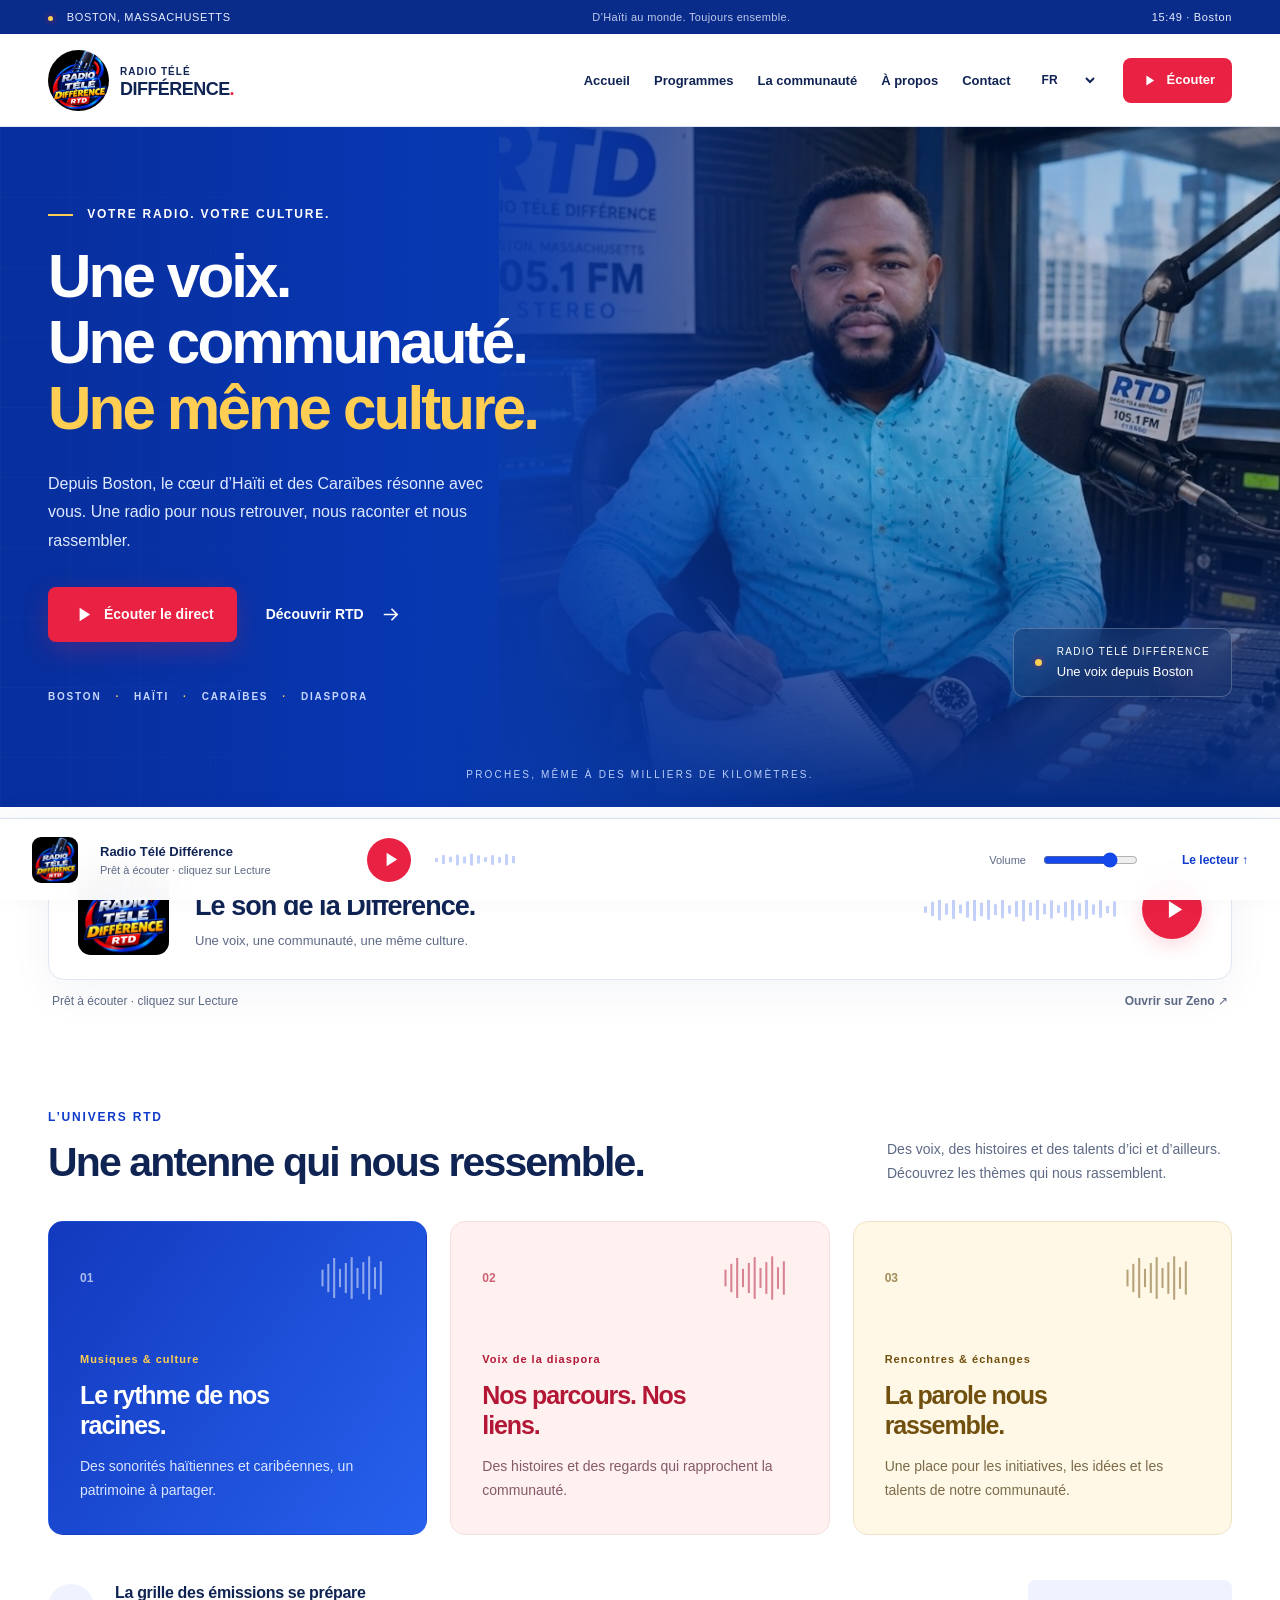
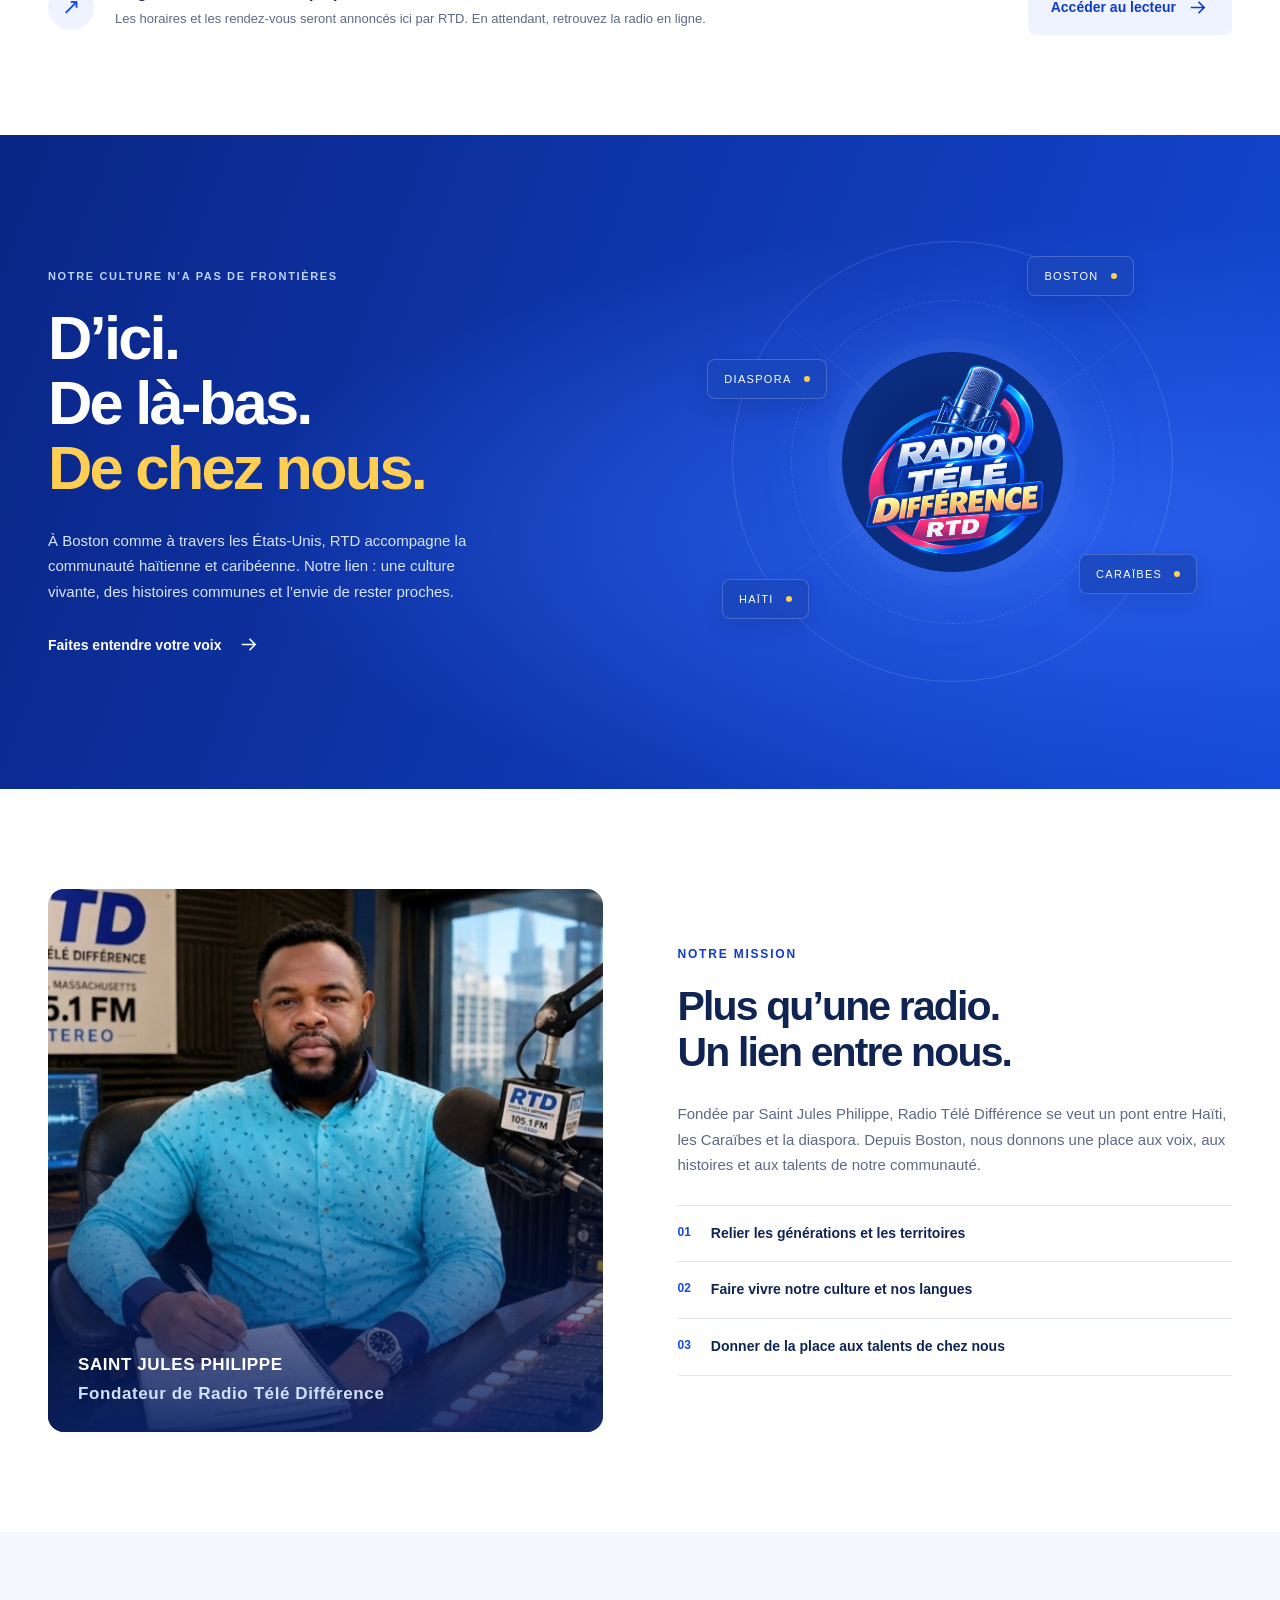
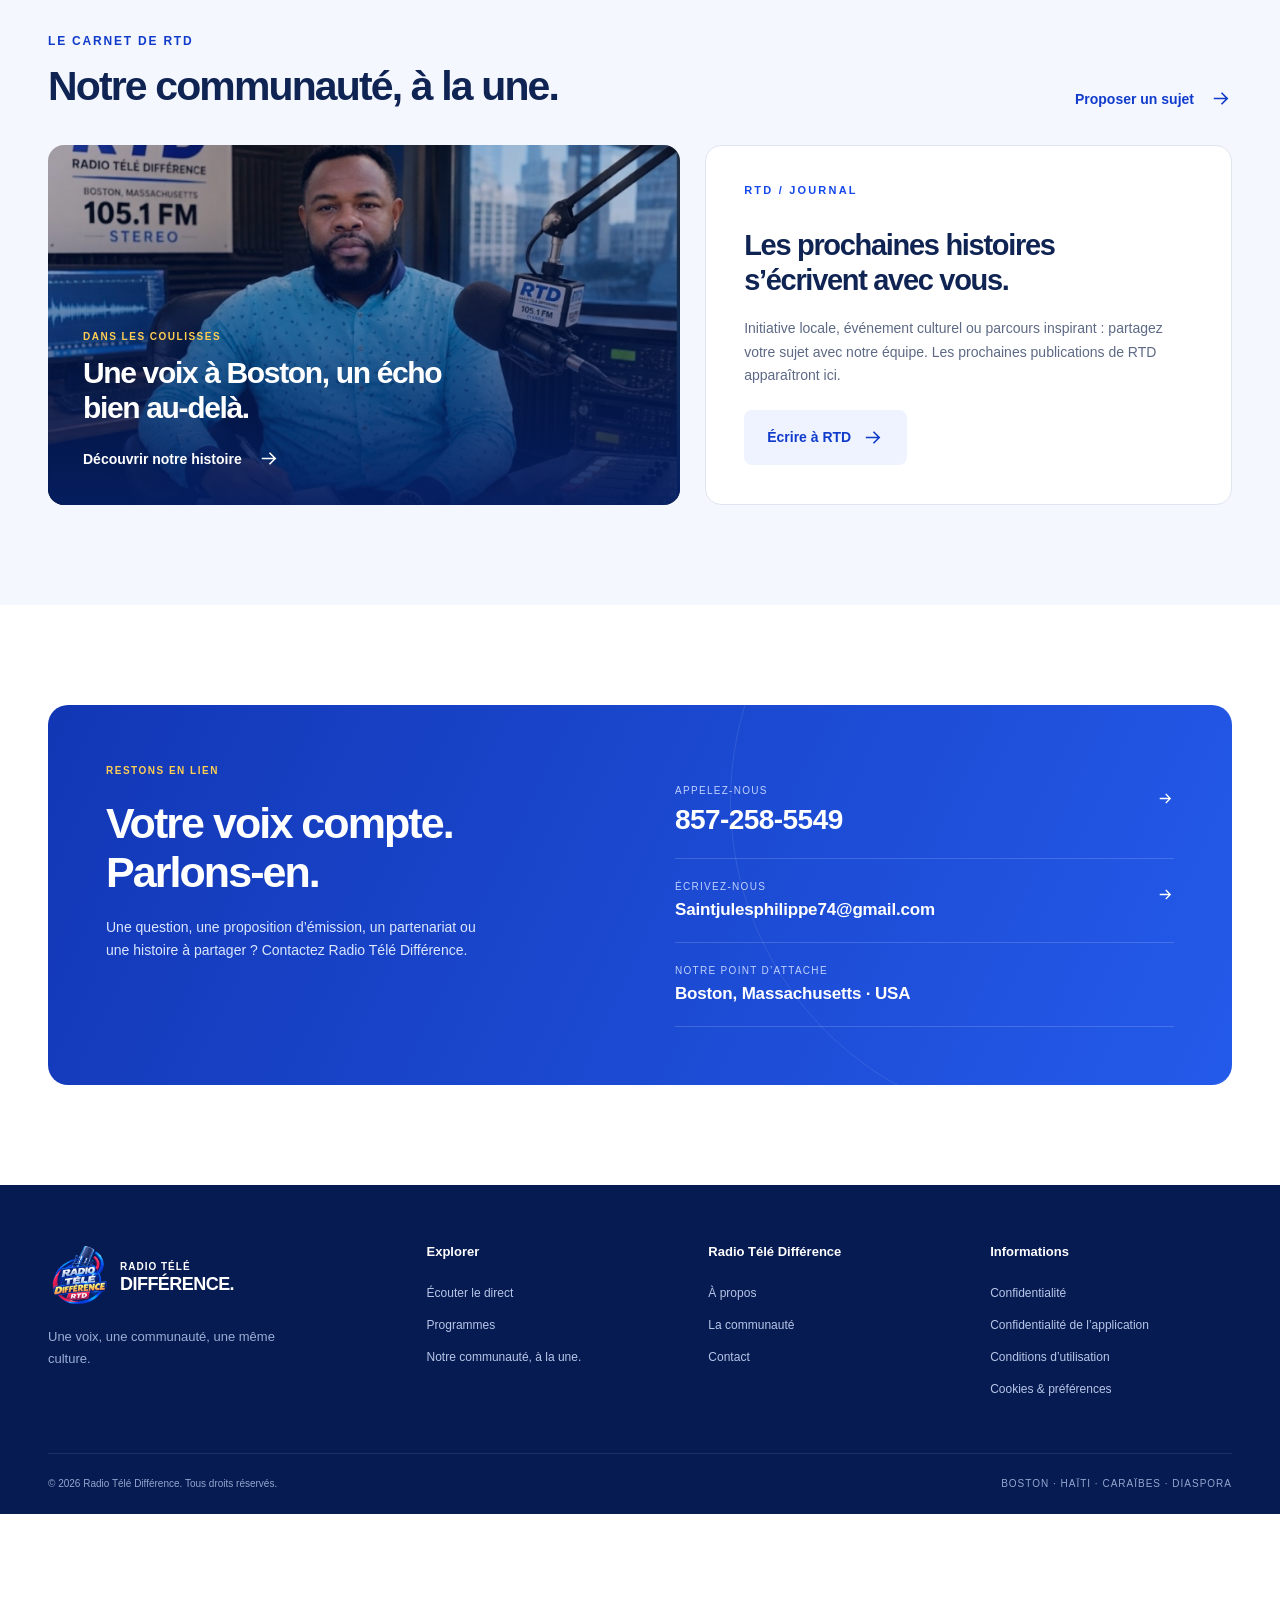
<file: index.html>
<!doctype html><html lang="fr"><head><meta charset="utf-8"><meta name="viewport" content="width=device-width,initial-scale=1"><meta name="theme-color" content="#1244e8"><meta name="description" content="Radio Télé Différence : la voix haïtienne et caribéenne depuis Boston. Écoutez RTD en ligne et découvrez notre communauté."><meta property="og:type" content="website"><meta property="og:title" content="Radio Télé Différence — Une voix, une communauté"><meta property="og:description" content="Depuis Boston, un pont entre Haïti, les Caraïbes et la diaspora. Écoutez RTD en ligne."><meta property="og:locale" content="fr_FR"><meta name="twitter:card" content="summary"><title>Radio Télé Différence — La voix qui nous rassemble</title><link rel="icon" href="./assets/favicon.svg" type="image/svg+xml"><link rel="apple-touch-icon" href="./assets/icon-192.png"><link rel="manifest" href="./manifest.webmanifest"><link rel="stylesheet" href="./styles.css"><script defer src="./translations.js"></script><script defer src="./legal.js"></script><script defer src="./content.js"></script><script defer src="./app.js"></script></head><body><a class="skip" href="#main"><span data-i18n="skip">Aller au contenu</span></a><div class="topbar"><div class="wrap"><span><i class="dot"></i> BOSTON, MASSACHUSETTS</span><span class="top-motto"><span data-i18n="bridge">D’Haïti au monde. Toujours ensemble.</span></span><span id="clock">Boston</span></div></div><header><div class="wrap nav"><a class="brand" href="./index.html" aria-label="Radio Télé Différence"><img src="./assets/logo.png" alt="" width="64" height="64"><span>RADIO TÉLÉ<strong>DIFFÉRENCE<span class="brand-dot">.</span></strong></span></a><button class="menu" aria-controls="navigation" aria-expanded="false" aria-label="Menu"><svg viewBox="0 0 24 24" aria-hidden="true"><path d="M4 6h16M4 12h16M4 18h16" fill="none" stroke="currentColor" stroke-width="1.8"/></svg></button><nav id="navigation"><a href="#accueil"><span data-i18n="home">Accueil</span></a><a href="#programmes"><span data-i18n="programs">Programmes</span></a><a href="#communaute"><span data-i18n="community">La communauté</span></a><a href="#apropos"><span data-i18n="about">À propos</span></a><a href="#contact">Contact</a></nav><label class="language"><span class="sr-only"><span data-i18n="lang">Langue</span></span><select id="language"><option value="fr">FR</option><option value="ht">Kreyòl</option><option value="en">EN</option></select></label><button class="button nav-live" data-play><svg viewBox="0 0 24 24" aria-hidden="true"><path d="m9 5 11 7-11 7z" fill="currentColor"/></svg><span data-i18n="listen">Écouter</span></button></div></header><main id="main"><section class="hero" id="accueil"><div class="hero-photo"></div><div class="hero-grid"></div><div class="wrap hero-inner"><div class="hero-copy"><p class="eyebrow"><span class="gold-line"></span> <span data-i18n="yourradio">VOTRE RADIO. VOTRE CULTURE.</span></p><h1><span data-i18n="headline">Une voix.<br>Une communauté.<br><em>Une même culture.</em></span></h1><p class="hero-text"><span data-i18n="intro">Depuis Boston, le cœur d’Haïti et des Caraïbes résonne avec vous. Une radio pour nous retrouver, nous raconter et nous rassembler.</span></p><div class="hero-actions"><button class="button primary" data-play><svg viewBox="0 0 24 24" aria-hidden="true"><path d="m9 5 11 7-11 7z" fill="currentColor"/></svg><span data-i18n="listenlive">Écouter le direct</span></button><a href="#apropos" class="text-link"><span data-i18n="discover">Découvrir RTD</span> <svg viewBox="0 0 24 24" aria-hidden="true"><path d="M5 12h14m-6-6 6 6-6 6" fill="none" stroke="currentColor" stroke-width="1.7"/></svg></a></div><div class="hero-tags"><span>BOSTON</span><b>·</b><span>HAÏTI</span><b>·</b><span>CARAÏBES</span><b>·</b><span>DIASPORA</span></div></div><div class="studio-label"><i class="dot"></i><div>RADIO TÉLÉ DIFFÉRENCE<small><span data-i18n="fromBoston">Une voix depuis Boston</span></small></div></div></div><div class="hero-bottom"><span data-i18n="together">PROCHES, MÊME À DES MILLIERS DE KILOMÈTRES.</span></div></section><section class="live-section wrap" id="direct"><div class="live-card"><div class="live-art"><img src="./assets/logo.png" alt="Logo Radio Télé Différence" width="100" height="100"></div><div class="live-title"><span class="eyebrow"><i class="dot"></i> <span data-i18n="online">RADIO EN LIGNE</span></span><h2>Le son de la Différence<span>.</span></h2><p data-i18n="slogan">Une voix, une communauté, une même culture.</p></div><div class="wave" aria-hidden="true"><i style="--h:15px;--d:0s"></i><i style="--h:32px;--d:-0.13s"></i><i style="--h:49px;--d:-0.26s"></i><i style="--h:26px;--d:-0.39s"></i><i style="--h:43px;--d:-0.52s"></i><i style="--h:20px;--d:-0.65s"></i><i style="--h:37px;--d:-0.78s"></i><i style="--h:54px;--d:-0.91s"></i><i style="--h:31px;--d:-1.04s"></i><i style="--h:48px;--d:-1.17s"></i><i style="--h:25px;--d:-1.3s"></i><i style="--h:42px;--d:-1.4300000000000002s"></i><i style="--h:19px;--d:-1.56s"></i><i style="--h:36px;--d:-1.69s"></i><i style="--h:53px;--d:-1.82s"></i><i style="--h:30px;--d:-1.9500000000000002s"></i><i style="--h:47px;--d:-2.08s"></i><i style="--h:24px;--d:-2.21s"></i><i style="--h:41px;--d:-2.34s"></i><i style="--h:18px;--d:-2.47s"></i><i style="--h:35px;--d:-2.6s"></i><i style="--h:52px;--d:-2.73s"></i><i style="--h:29px;--d:-2.8600000000000003s"></i><i style="--h:46px;--d:-2.99s"></i><i style="--h:23px;--d:-3.12s"></i><i style="--h:40px;--d:-3.25s"></i><i style="--h:17px;--d:-3.38s"></i><i style="--h:34px;--d:-3.5100000000000002s"></i></div><button class="round-play" data-play aria-label="Écouter le direct"><svg viewBox="0 0 24 24" aria-hidden="true"><path d="m9 5 11 7-11 7z" fill="currentColor"/></svg></button></div><div class="stream-line"><span class="status" role="status" aria-live="polite"></span><a href="https://zeno.fm/radio/radio-tele-difference-105-1-fm/" target="_blank" rel="noopener"><span data-i18n="zenolink">Ouvrir sur Zeno</span> ↗</a></div></section><section class="section wrap" id="programmes"><div class="section-head"><div><p class="eyebrow blue"><span data-i18n="onair">L’UNIVERS RTD</span></p><h2><span data-i18n="programtitle">Une antenne qui nous ressemble.</span></h2></div><p><span data-i18n="programintro">Des voix, des histoires et des talents d’ici et d’ailleurs. Découvrez les thèmes qui nous rassemblent.</span></p></div><div class="program-grid"><article class="program p0"><div class="program-top"><span>01</span><svg viewBox="0 0 80 60" aria-hidden="true"><path d="M4 20v20"/><path d="M11 13v34"/><path d="M18 6v48"/><path d="M25 19v22"/><path d="M32 12v36"/><path d="M39 5v50"/><path d="M46 18v24"/><path d="M53 11v38"/><path d="M60 4v52"/><path d="M67 17v26"/><path d="M74 10v40"/></svg></div><p class="eyebrow"><span data-i18n="musictag">Musiques & culture</span></p><h3><span data-i18n="musictitle">Le rythme de nos racines.</span></h3><p><span data-i18n="musicbody">Des sonorités haïtiennes et caribéennes, un patrimoine à partager.</span></p></article><article class="program p1"><div class="program-top"><span>02</span><svg viewBox="0 0 80 60" aria-hidden="true"><path d="M4 20v20"/><path d="M11 13v34"/><path d="M18 6v48"/><path d="M25 19v22"/><path d="M32 12v36"/><path d="M39 5v50"/><path d="M46 18v24"/><path d="M53 11v38"/><path d="M60 4v52"/><path d="M67 17v26"/><path d="M74 10v40"/></svg></div><p class="eyebrow"><span data-i18n="voicestag">Voix de la diaspora</span></p><h3><span data-i18n="voicestitle">Nos parcours. Nos liens.</span></h3><p><span data-i18n="voicesbody">Des histoires et des regards qui rapprochent la communauté.</span></p></article><article class="program p2"><div class="program-top"><span>03</span><svg viewBox="0 0 80 60" aria-hidden="true"><path d="M4 20v20"/><path d="M11 13v34"/><path d="M18 6v48"/><path d="M25 19v22"/><path d="M32 12v36"/><path d="M39 5v50"/><path d="M46 18v24"/><path d="M53 11v38"/><path d="M60 4v52"/><path d="M67 17v26"/><path d="M74 10v40"/></svg></div><p class="eyebrow"><span data-i18n="dialoguetag">Rencontres & échanges</span></p><h3><span data-i18n="dialoguetitle">La parole nous rassemble.</span></h3><p><span data-i18n="dialoguebody">Une place pour les initiatives, les idées et les talents de notre communauté.</span></p></article></div><div class="schedule"><span class="schedule-icon">↗</span><div><h3><span data-i18n="schedule">La grille des émissions se prépare</span></h3><p><span data-i18n="schedulebody">Les horaires et les rendez-vous seront annoncés ici par RTD. En attendant, retrouvez la radio en ligne.</span></p></div><a class="button light" href="#direct"><span data-i18n="gotolive">Accéder au lecteur</span> <svg viewBox="0 0 24 24" aria-hidden="true"><path d="M5 12h14m-6-6 6 6-6 6" fill="none" stroke="currentColor" stroke-width="1.7"/></svg></a></div><div id="schedule-list"></div></section><section class="community-section" id="communaute"><div class="wrap community-grid"><div><p class="eyebrow"><span data-i18n="borders">NOTRE CULTURE N’A PAS DE FRONTIÈRES</span></p><h2><span data-i18n="communitytitle">D’ici.<br>De là-bas.<br><em>De chez nous.</em></span></h2><p><span data-i18n="communitybody">À Boston comme à travers les États-Unis, RTD accompagne la communauté haïtienne et caribéenne. Notre lien : une culture vivante, des histoires communes et l’envie de rester proches.</span></p><a href="#contact" class="text-link"><span data-i18n="yourvoice">Faites entendre votre voix</span> <svg viewBox="0 0 24 24" aria-hidden="true"><path d="M5 12h14m-6-6 6 6-6 6" fill="none" stroke="currentColor" stroke-width="1.7"/></svg></a></div><div class="orbit-art" aria-hidden="true"><div class="orbit o1"></div><div class="orbit o2"></div><div class="orbit o3"></div><div class="orbit-center"><img src="./assets/logo.png" alt="" width="210" height="210"></div><span class="place boston">BOSTON <i></i></span><span class="place haiti">HAÏTI <i></i></span><span class="place caraibes">CARAÏBES <i></i></span><span class="place diaspora">DIASPORA <i></i></span></div></div></section><section class="section wrap" id="apropos"><div class="founder-grid"><div class="founder-photo"><img src="./assets/fondateur.jpg" alt="Saint Jules Philippe dans le studio RTD" loading="lazy" width="1536" height="1140"><div class="photo-caption"><span>SAINT JULES PHILIPPE</span><small><span data-i18n="founderlabel">Fondateur de Radio Télé Différence</span></small></div></div><div class="founder-copy"><p class="eyebrow blue"><span data-i18n="mission">NOTRE MISSION</span></p><h2><span data-i18n="missiontitle">Plus qu’une radio.<br>Un lien entre nous.</span></h2><p><span data-i18n="missionbody">Fondée par Saint Jules Philippe, Radio Télé Différence se veut un pont entre Haïti, les Caraïbes et la diaspora. Depuis Boston, nous donnons une place aux voix, aux histoires et aux talents de notre communauté.</span></p><div class="mission-list"><p><b>01</b><span data-i18n="value1">Relier les générations et les territoires</span></p><p><b>02</b><span data-i18n="value2">Faire vivre notre culture et nos langues</span></p><p><b>03</b><span data-i18n="value3">Donner de la place aux talents de chez nous</span></p></div></div></div></section><section class="editorial section" id="actualites"><div class="wrap"><div class="section-head"><div><p class="eyebrow blue"><span data-i18n="editorial">LE CARNET DE RTD</span></p><h2><span data-i18n="news">Notre communauté, à la une.</span></h2></div><a href="#contact" class="text-link blue"><span data-i18n="submit">Proposer un sujet</span> <svg viewBox="0 0 24 24" aria-hidden="true"><path d="M5 12h14m-6-6 6 6-6 6" fill="none" stroke="currentColor" stroke-width="1.7"/></svg></a></div><div class="news-grid"><article class="news-feature"><img src="./assets/fondateur.jpg" alt="Le studio de Radio Télé Différence" loading="lazy" width="1536" height="1140"><div><p class="eyebrow"><span data-i18n="inside">DANS LES COULISSES</span></p><h3><span data-i18n="insidetitle">Une voix à Boston, un écho bien au-delà.</span></h3><a href="#apropos" class="text-link"><span data-i18n="story">Découvrir notre histoire</span> <svg viewBox="0 0 24 24" aria-hidden="true"><path d="M5 12h14m-6-6 6 6-6 6" fill="none" stroke="currentColor" stroke-width="1.7"/></svg></a></div></article><div class="news-empty"><span class="edition">RTD / JOURNAL</span><h3><span data-i18n="newstitle">Les prochaines histoires s’écrivent avec vous.</span></h3><p><span data-i18n="newsbody">Initiative locale, événement culturel ou parcours inspirant : partagez votre sujet avec notre équipe. Les prochaines publications de RTD apparaîtront ici.</span></p><a href="mailto:Saintjulesphilippe74@gmail.com" class="button light"><span data-i18n="write">Écrire à RTD</span> <svg viewBox="0 0 24 24" aria-hidden="true"><path d="M5 12h14m-6-6 6 6-6 6" fill="none" stroke="currentColor" stroke-width="1.7"/></svg></a></div></div><div id="articles-list"></div></div></section><section class="section wrap" id="contact"><div class="contact-panel"><div><p class="eyebrow"><span data-i18n="stayconnected">RESTONS EN LIEN</span></p><h2><span data-i18n="contacttitle">Votre voix compte.<br>Parlons-en.</span></h2><p><span data-i18n="contactbody">Une question, une proposition d’émission, un partenariat ou une histoire à partager ? Contactez Radio Télé Différence.</span></p></div><div class="contact-links"><a href="tel:+18572585549"><small><span data-i18n="call">APPELEZ-NOUS</span></small><strong>857-258-5549</strong><svg viewBox="0 0 24 24" aria-hidden="true"><path d="M5 12h14m-6-6 6 6-6 6" fill="none" stroke="currentColor" stroke-width="1.7"/></svg></a><a href="mailto:Saintjulesphilippe74@gmail.com"><small><span data-i18n="email">ÉCRIVEZ-NOUS</span></small><strong>Saintjulesphilippe74@gmail.com</strong><svg viewBox="0 0 24 24" aria-hidden="true"><path d="M5 12h14m-6-6 6 6-6 6" fill="none" stroke="currentColor" stroke-width="1.7"/></svg></a><div><small><span data-i18n="location">NOTRE POINT D’ATTACHE</span></small><strong>Boston, Massachusetts · USA</strong></div></div></div></section></main><footer><div class="wrap footer-grid"><div><a class="brand" href="#accueil"><img src="./assets/logo.png" alt="RTD" width="64" height="64"><span>RADIO TÉLÉ<strong>DIFFÉRENCE.</strong></span></a><p data-i18n="slogan">Une voix, une communauté, une même culture.</p></div><div><h3><span data-i18n="explore">Explorer</span></h3><a href="#direct" data-i18n="listenlive">Écouter le direct</a><a href="#programmes" data-i18n="programs">Programmes</a><a href="#actualites" data-i18n="news">Notre communauté, à la une.</a></div><div><h3>Radio Télé Différence</h3><a href="#apropos" data-i18n="about">À propos</a><a href="#communaute" data-i18n="community">La communauté</a><a href="#contact">Contact</a></div><div><h3><span data-i18n="information">Informations</span></h3><a href="#confidentialite" data-legal="privacy"><span data-i18n="privacy">Confidentialité</span></a><a href="./privacy_policy.html"><span data-i18n="appprivacy">Confidentialité de l’application</span></a><a href="#conditions" data-legal="terms"><span data-i18n="terms">Conditions d’utilisation</span></a><button class="footer-button" data-preferences><span data-i18n="preferences">Cookies & préférences</span></button></div></div><div class="wrap footer-bottom"><span>© <span id="year">2026</span> Radio Télé Différence. <span data-i18n="rights">Tous droits réservés.</span></span><span>BOSTON · HAÏTI · CARAÏBES · DIASPORA</span></div></footer><aside class="dock" aria-label="Radio RTD"><img src="./assets/logo.png" alt="" width="48" height="48"><div class="dock-title"><strong>Radio Télé Différence</strong><small class="dock-status"></small></div><button class="dock-play" data-play aria-label="Écouter le direct"><svg viewBox="0 0 24 24" aria-hidden="true"><path d="m9 5 11 7-11 7z" fill="currentColor"/></svg></button><div class="dock-wave wave" aria-hidden="true"><i style="--h:10px;--d:0s"></i><i style="--h:21px;--d:-0.17s"></i><i style="--h:13px;--d:-0.34s"></i><i style="--h:24px;--d:-0.51s"></i><i style="--h:16px;--d:-0.68s"></i><i style="--h:27px;--d:-0.8500000000000001s"></i><i style="--h:19px;--d:-1.02s"></i><i style="--h:11px;--d:-1.1900000000000002s"></i><i style="--h:22px;--d:-1.36s"></i><i style="--h:14px;--d:-1.53s"></i><i style="--h:25px;--d:-1.7000000000000002s"></i><i style="--h:17px;--d:-1.87s"></i></div><label class="volume"><span><span data-i18n="volume">Volume</span></span><input type="range" id="volume" min="0" max="1" step=".01" value=".75"></label><a href="#direct" class="dock-link"><span data-i18n="player">Le lecteur</span> ↑</a></aside><audio id="radio" preload="none"></audio><dialog id="legal-dialog"><button class="close" data-close aria-label="Fermer">×</button><div id="legal-content"></div></dialog><dialog id="preferences-dialog"><button class="close" data-close aria-label="Fermer">×</button><p class="eyebrow blue">RTD</p><h2 data-i18n="preferences">Cookies & préférences</h2><p><span data-i18n="prefintro">Ce site n’utilise aucun outil publicitaire ni de mesure d’audience. Vous pouvez choisir de mémoriser votre langue et votre volume sur cet appareil.</span></p><label class="check"><input type="checkbox" id="remember"><span data-i18n="remember">Mémoriser mes préférences</span></label><p class="small"><span data-i18n="external">L’écoute active une connexion à Zeno, qui reçoit notamment votre adresse IP. Aucun flux n’est chargé avant votre clic sur Écouter.</span></p><a href="https://zeno.fm/privacy-policy/" target="_blank" rel="noopener"><span data-i18n="zenoprivacy">Confidentialité de Zeno</span> ↗</a><button class="button primary save-preferences"><span data-i18n="save">Enregistrer</span></button></dialog><noscript><p class="noscript">Activez JavaScript pour utiliser le lecteur et les langues. <a href="https://zeno.fm/radio/radio-tele-difference-105-1-fm/">Écouter sur Zeno</a> · <a href="./privacy.html">Confidentialité</a> · <a href="./terms.html">Conditions</a></p></noscript></body></html>
</file>
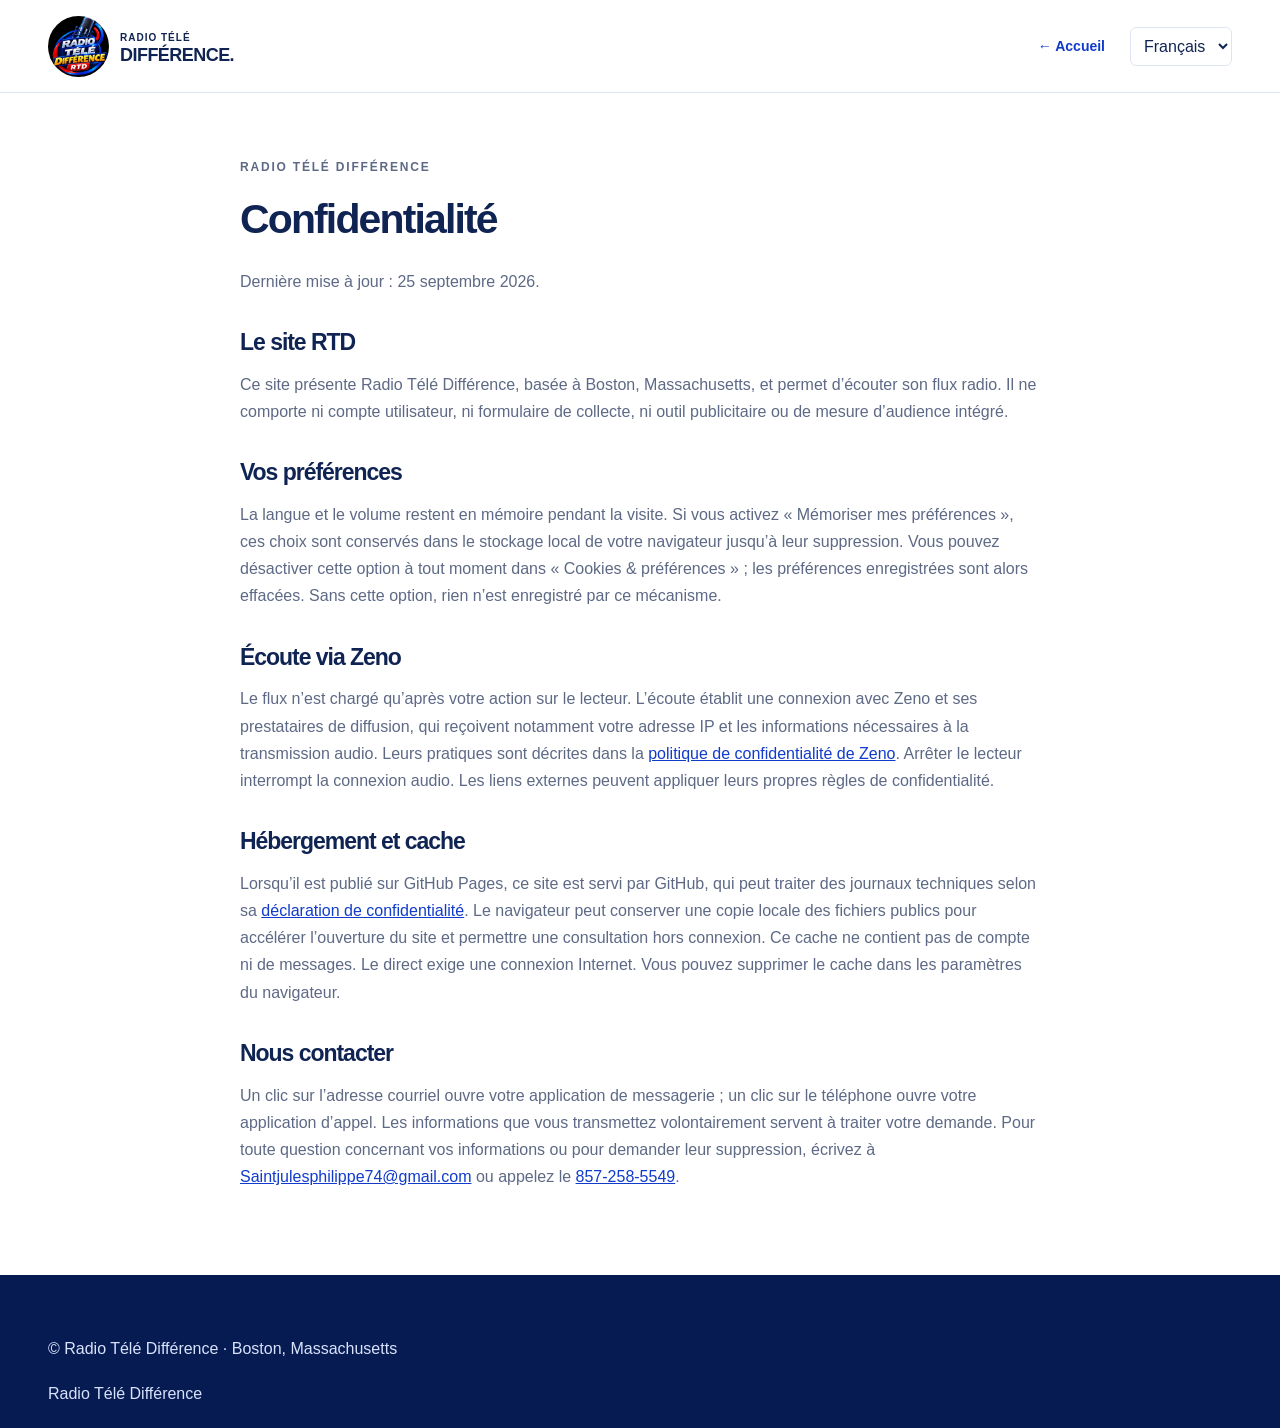
<file: privacy.html>
<!doctype html><html lang="fr"><head><meta charset="utf-8"><meta name="viewport" content="width=device-width,initial-scale=1"><title>Confidentialité — Radio Télé Différence</title><meta name="description" content="Confidentialité du site Radio Télé Différence, Boston."><meta name="theme-color" content="#1548ea"><link rel="icon" href="./assets/favicon.svg" type="image/svg+xml"><link rel="stylesheet" href="./styles.css"><script defer src="./legal.js"></script><script defer src="./legal-page.js"></script></head><body class="legal-page" data-page="privacy"><header><div class="wrap nav"><a class="brand" href="./index.html"><img src="./assets/logo.png" alt="RTD" width="64" height="64"><span>RADIO TÉLÉ<strong>DIFFÉRENCE.</strong></span></a><a class="legal-back" href="./index.html">← Accueil</a><label><span class="sr-only" id="legal-lang-label">Langue</span><select id="legal-language" aria-labelledby="legal-lang-label"><option value="fr">Français</option><option value="ht">Kreyòl</option><option value="en">English</option></select></label></div></header><main class="legal-document" id="legal-text"><p class="eyebrow blue">RADIO TÉLÉ DIFFÉRENCE</p><h2>Confidentialité</h2><p>Dernière mise à jour : 25 septembre 2026.</p><h3>Le site RTD</h3><p>Ce site présente Radio Télé Différence, basée à Boston, Massachusetts, et permet d’écouter son flux radio. Il ne comporte ni compte utilisateur, ni formulaire de collecte, ni outil publicitaire ou de mesure d’audience intégré.</p><h3>Vos préférences</h3><p>La langue et le volume restent en mémoire pendant la visite. Si vous activez « Mémoriser mes préférences », ces choix sont conservés dans le stockage local de votre navigateur jusqu’à leur suppression. Vous pouvez désactiver cette option à tout moment dans « Cookies & préférences » ; les préférences enregistrées sont alors effacées. Sans cette option, rien n’est enregistré par ce mécanisme.</p><h3>Écoute via Zeno</h3><p>Le flux n’est chargé qu’après votre action sur le lecteur. L’écoute établit une connexion avec Zeno et ses prestataires de diffusion, qui reçoivent notamment votre adresse IP et les informations nécessaires à la transmission audio. Leurs pratiques sont décrites dans la <a href="https://zeno.fm/privacy-policy/" target="_blank" rel="noopener">politique de confidentialité de Zeno</a>. Arrêter le lecteur interrompt la connexion audio. Les liens externes peuvent appliquer leurs propres règles de confidentialité.</p><h3>Hébergement et cache</h3><p>Lorsqu’il est publié sur GitHub Pages, ce site est servi par GitHub, qui peut traiter des journaux techniques selon sa <a href="https://docs.github.com/en/site-policy/privacy-policies/github-general-privacy-statement" target="_blank" rel="noopener">déclaration de confidentialité</a>. Le navigateur peut conserver une copie locale des fichiers publics pour accélérer l’ouverture du site et permettre une consultation hors connexion. Ce cache ne contient pas de compte ni de messages. Le direct exige une connexion Internet. Vous pouvez supprimer le cache dans les paramètres du navigateur.</p><h3>Nous contacter</h3><p>Un clic sur l’adresse courriel ouvre votre application de messagerie ; un clic sur le téléphone ouvre votre application d’appel. Les informations que vous transmettez volontairement servent à traiter votre demande. Pour toute question concernant vos informations ou pour demander leur suppression, écrivez à <a href="mailto:Saintjulesphilippe74@gmail.com">Saintjulesphilippe74@gmail.com</a> ou appelez le <a href="tel:+18572585549">857-258-5549</a>.</p></main><footer><div class="wrap"><p>© Radio Télé Différence · Boston, Massachusetts</p><a href="./index.html">Radio Télé Différence</a></div></footer></body></html>
</file>
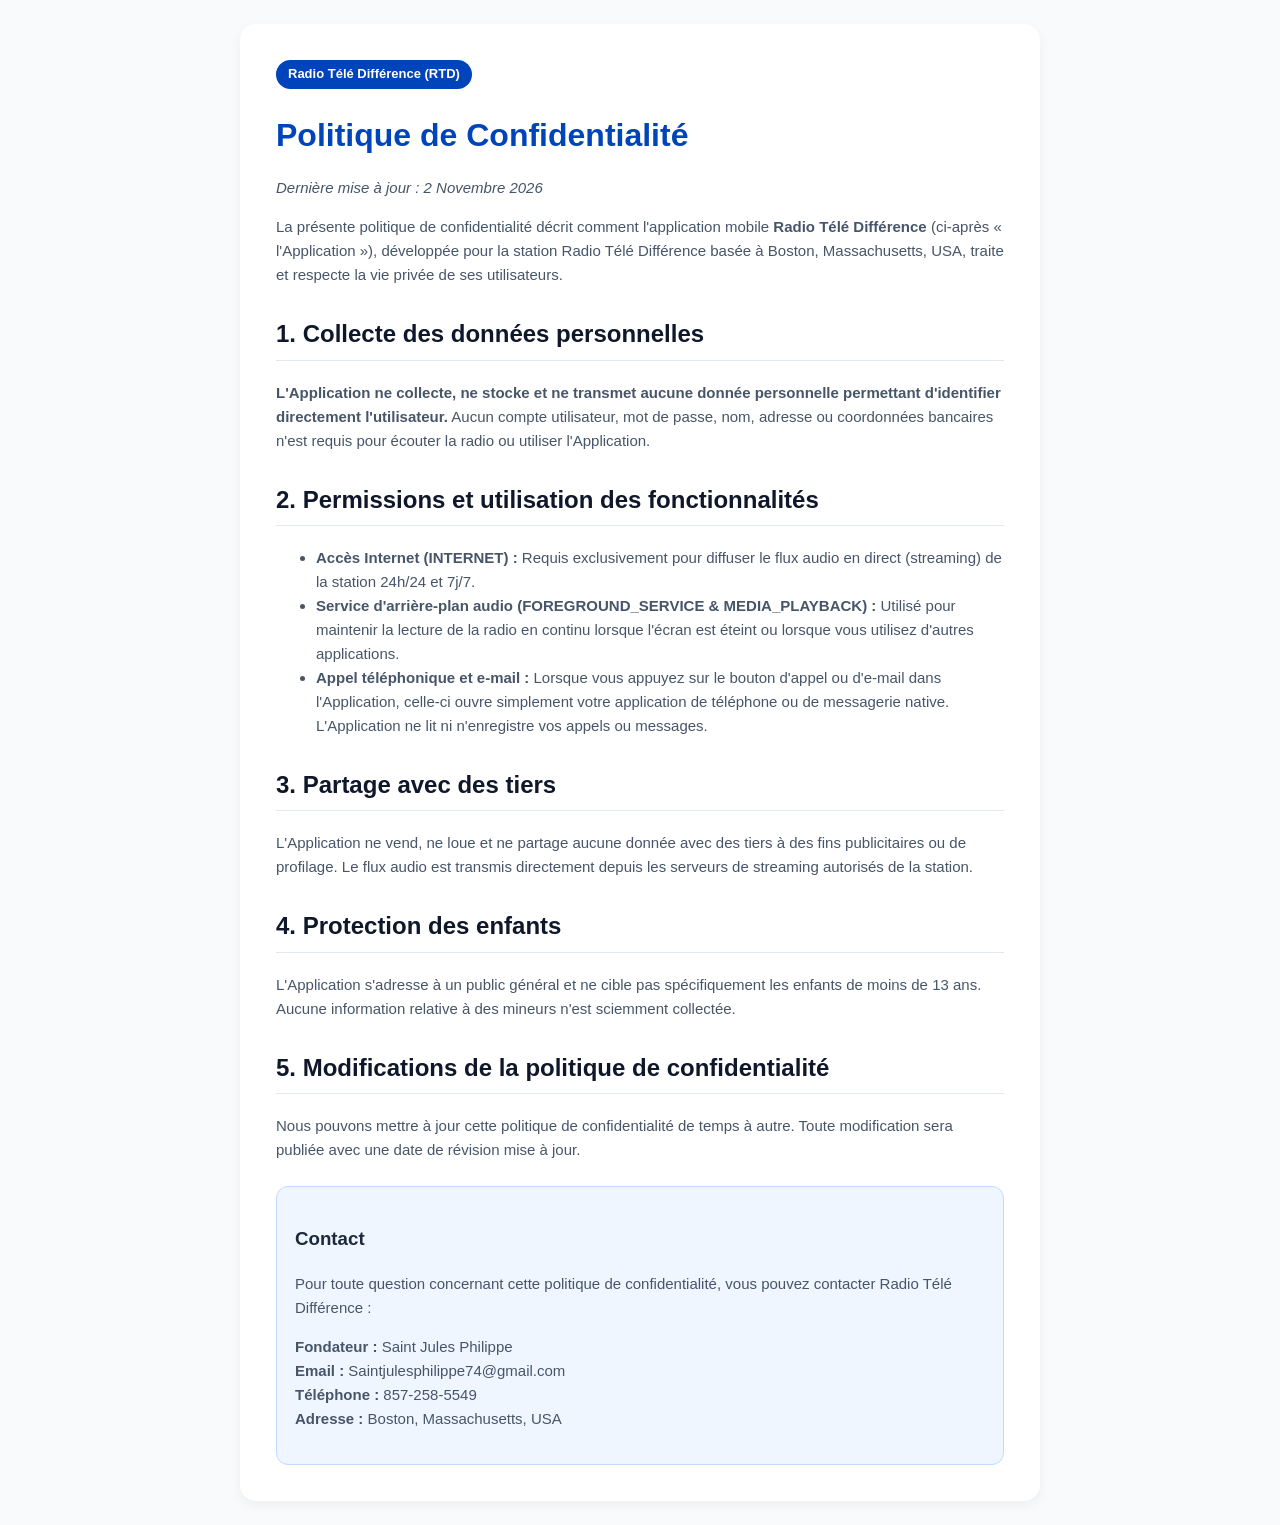
<file: privacy_policy.html>
<!DOCTYPE html>
<html lang="fr">
<head>
    <meta charset="UTF-8">
    <meta name="viewport" content="width=device-width, initial-scale=1.0">
    <title>Politique de Confidentialité - Radio Télé Différence (RTD)</title>
    <style>
        body { font-family: -apple-system, BlinkMacSystemFont, 'Segoe UI', Roboto, Helvetica, Arial, sans-serif; line-height: 1.6; color: #1e293b; max-width: 800px; margin: 0 auto; padding: 24px; background: #f8fafc; }
        .container { background: #ffffff; padding: 36px; border-radius: 16px; box-shadow: 0 4px 12px rgba(0,0,0,0.05); }
        h1 { color: #0044bb; margin-bottom: 8px; }
        h2 { color: #0f172a; margin-top: 28px; border-bottom: 1px solid #e2e8f0; padding-bottom: 6px; }
        p, li { color: #475569; font-size: 15px; }
        .badge { display: inline-block; background: #0044bb; color: white; padding: 4px 12px; border-radius: 20px; font-size: 13px; font-weight: bold; }
        .contact-box { background: #eff6ff; border: 1px solid #bfdbfe; border-radius: 12px; padding: 18px; margin-top: 24px; }
    </style>
</head>
<body>
<div class="container">
    <span class="badge">Radio Télé Différence (RTD)</span>
    <h1>Politique de Confidentialité</h1>
    <p><em>Dernière mise à jour : 2 Novembre 2026</em></p>

    <p>La présente politique de confidentialité décrit comment l'application mobile <strong>Radio Télé Différence</strong> (ci-après « l'Application »), développée pour la station Radio Télé Différence basée à Boston, Massachusetts, USA, traite et respecte la vie privée de ses utilisateurs.</p>

    <h2>1. Collecte des données personnelles</h2>
    <p><strong>L'Application ne collecte, ne stocke et ne transmet aucune donnée personnelle permettant d'identifier directement l'utilisateur.</strong> Aucun compte utilisateur, mot de passe, nom, adresse ou coordonnées bancaires n'est requis pour écouter la radio ou utiliser l'Application.</p>

    <h2>2. Permissions et utilisation des fonctionnalités</h2>
    <ul>
        <li><strong>Accès Internet (INTERNET) :</strong> Requis exclusivement pour diffuser le flux audio en direct (streaming) de la station 24h/24 et 7j/7.</li>
        <li><strong>Service d'arrière-plan audio (FOREGROUND_SERVICE & MEDIA_PLAYBACK) :</strong> Utilisé pour maintenir la lecture de la radio en continu lorsque l'écran est éteint ou lorsque vous utilisez d'autres applications.</li>
        <li><strong>Appel téléphonique et e-mail :</strong> Lorsque vous appuyez sur le bouton d'appel ou d'e-mail dans l'Application, celle-ci ouvre simplement votre application de téléphone ou de messagerie native. L'Application ne lit ni n'enregistre vos appels ou messages.</li>
    </ul>

    <h2>3. Partage avec des tiers</h2>
    <p>L'Application ne vend, ne loue et ne partage aucune donnée avec des tiers à des fins publicitaires ou de profilage. Le flux audio est transmis directement depuis les serveurs de streaming autorisés de la station.</p>

    <h2>4. Protection des enfants</h2>
    <p>L'Application s'adresse à un public général et ne cible pas spécifiquement les enfants de moins de 13 ans. Aucune information relative à des mineurs n'est sciemment collectée.</p>

    <h2>5. Modifications de la politique de confidentialité</h2>
    <p>Nous pouvons mettre à jour cette politique de confidentialité de temps à autre. Toute modification sera publiée avec une date de révision mise à jour.</p>

    <div class="contact-box">
        <h3>Contact</h3>
        <p>Pour toute question concernant cette politique de confidentialité, vous pouvez contacter Radio Télé Différence :</p>
        <p><strong>Fondateur :</strong> Saint Jules Philippe<br>
        <strong>Email :</strong> Saintjulesphilippe74@gmail.com<br>
        <strong>Téléphone :</strong> 857-258-5549<br>
        <strong>Adresse :</strong> Boston, Massachusetts, USA</p>
    </div>
</div>
</body>
</html>
</file>
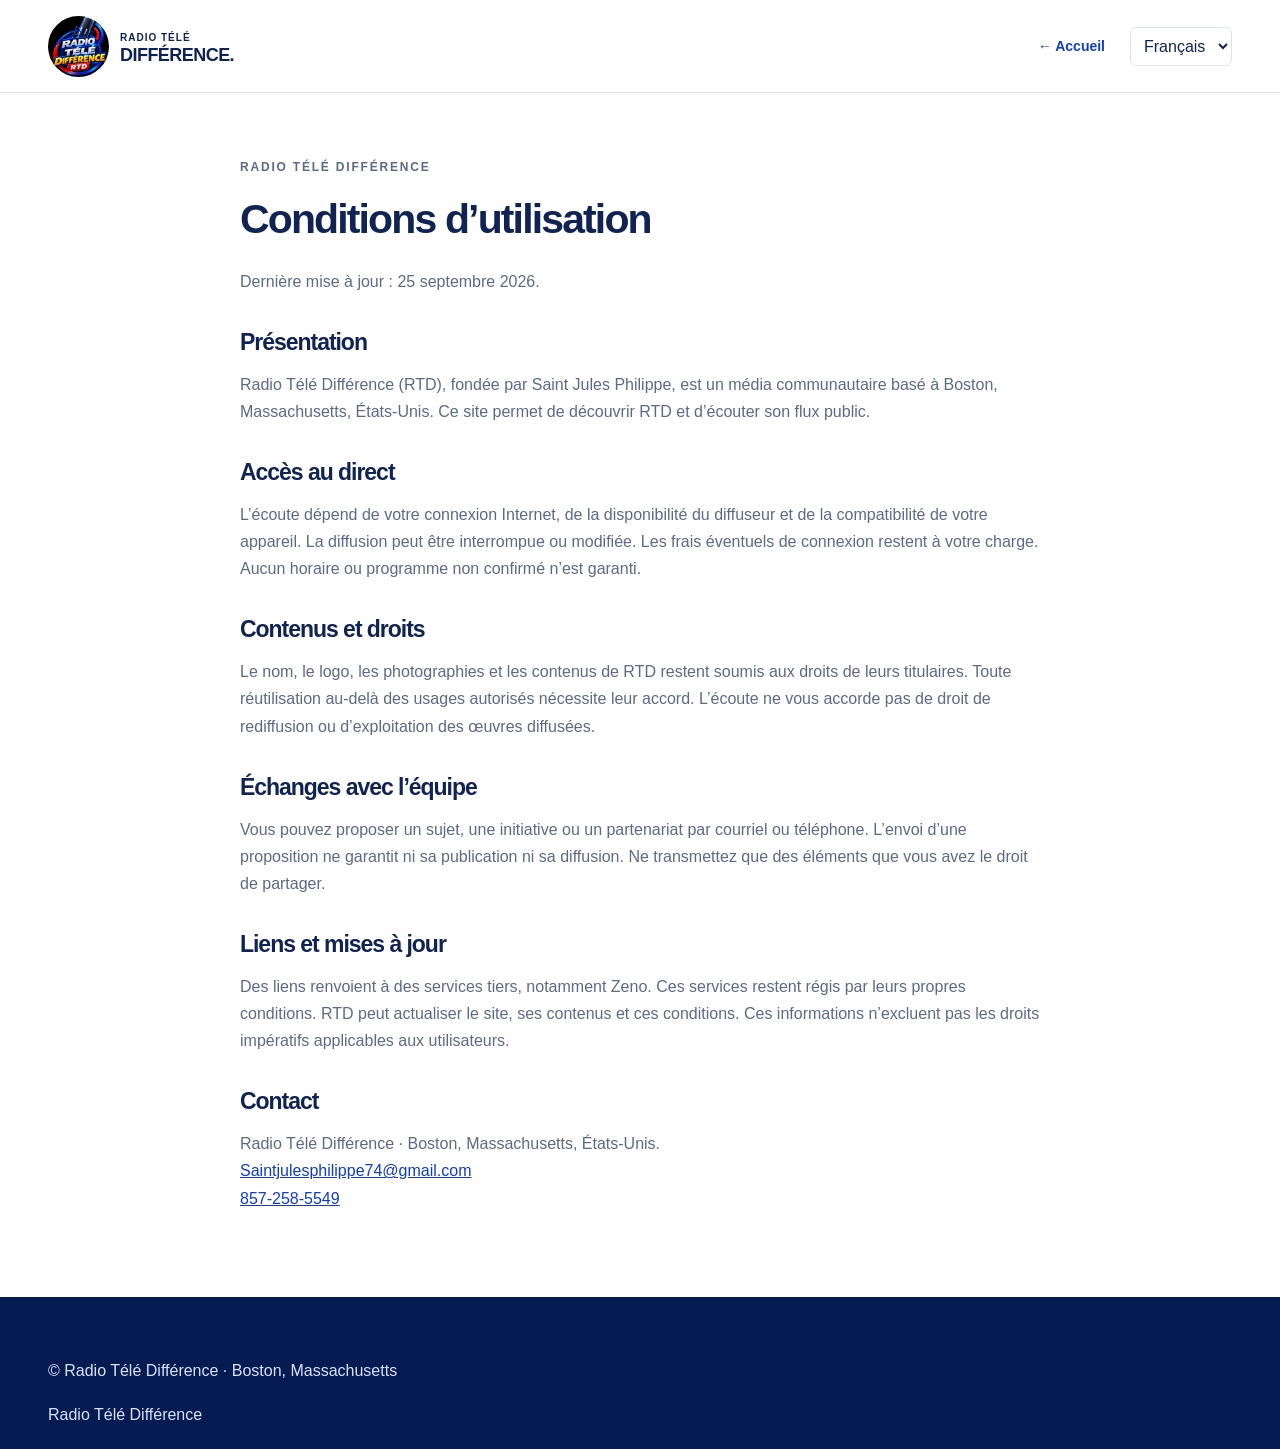
<file: terms.html>
<!doctype html><html lang="fr"><head><meta charset="utf-8"><meta name="viewport" content="width=device-width,initial-scale=1"><title>Conditions d’utilisation — Radio Télé Différence</title><meta name="description" content="Conditions d’utilisation du site Radio Télé Différence, Boston."><meta name="theme-color" content="#1548ea"><link rel="icon" href="./assets/favicon.svg" type="image/svg+xml"><link rel="stylesheet" href="./styles.css"><script defer src="./legal.js"></script><script defer src="./legal-page.js"></script></head><body class="legal-page" data-page="terms"><header><div class="wrap nav"><a class="brand" href="./index.html"><img src="./assets/logo.png" alt="RTD" width="64" height="64"><span>RADIO TÉLÉ<strong>DIFFÉRENCE.</strong></span></a><a class="legal-back" href="./index.html">← Accueil</a><label><span class="sr-only" id="legal-lang-label">Langue</span><select id="legal-language" aria-labelledby="legal-lang-label"><option value="fr">Français</option><option value="ht">Kreyòl</option><option value="en">English</option></select></label></div></header><main class="legal-document" id="legal-text"><p class="eyebrow blue">RADIO TÉLÉ DIFFÉRENCE</p><h2>Conditions d’utilisation</h2><p>Dernière mise à jour : 25 septembre 2026.</p><h3>Présentation</h3><p>Radio Télé Différence (RTD), fondée par Saint Jules Philippe, est un média communautaire basé à Boston, Massachusetts, États-Unis. Ce site permet de découvrir RTD et d’écouter son flux public.</p><h3>Accès au direct</h3><p>L’écoute dépend de votre connexion Internet, de la disponibilité du diffuseur et de la compatibilité de votre appareil. La diffusion peut être interrompue ou modifiée. Les frais éventuels de connexion restent à votre charge. Aucun horaire ou programme non confirmé n’est garanti.</p><h3>Contenus et droits</h3><p>Le nom, le logo, les photographies et les contenus de RTD restent soumis aux droits de leurs titulaires. Toute réutilisation au-delà des usages autorisés nécessite leur accord. L’écoute ne vous accorde pas de droit de rediffusion ou d’exploitation des œuvres diffusées.</p><h3>Échanges avec l’équipe</h3><p>Vous pouvez proposer un sujet, une initiative ou un partenariat par courriel ou téléphone. L’envoi d’une proposition ne garantit ni sa publication ni sa diffusion. Ne transmettez que des éléments que vous avez le droit de partager.</p><h3>Liens et mises à jour</h3><p>Des liens renvoient à des services tiers, notamment Zeno. Ces services restent régis par leurs propres conditions. RTD peut actualiser le site, ses contenus et ces conditions. Ces informations n’excluent pas les droits impératifs applicables aux utilisateurs.</p><h3>Contact</h3><p>Radio Télé Différence · Boston, Massachusetts, États-Unis.<br><a href="mailto:Saintjulesphilippe74@gmail.com">Saintjulesphilippe74@gmail.com</a><br><a href="tel:+18572585549">857-258-5549</a></p></main><footer><div class="wrap"><p>© Radio Télé Différence · Boston, Massachusetts</p><a href="./index.html">Radio Télé Différence</a></div></footer></body></html>
</file>
<file: styles.css>
@charset "UTF-8";
:root{--blue:#1548ea;--royal:#103bcb;--navy:#09236b;--red:#e92142;--gold:#ffce52;--ink:#102454;--muted:#5d6985;--line:#dfe5f0;--paper:#f4f7fd;--radius:20px;font-family:Inter,"Segoe UI",Arial,sans-serif;color:var(--ink);background:white;font-synthesis:none;scroll-behavior:smooth;scroll-padding-top:110px;color-scheme:light}
*{box-sizing:border-box}body{margin:0;padding-bottom:90px}button,input,select{font:inherit}button,a,input,select{-webkit-tap-highlight-color:transparent}button,a{touch-action:manipulation}button{cursor:pointer}button:disabled{cursor:wait}a{color:inherit;text-decoration:none}p{line-height:1.7;margin:0 0 22px}h1,h2,h3{margin:0;line-height:1.12;letter-spacing:-.045em}h2{font-size:clamp(30px,3.2vw,44px)}h3{font-size:25px}button{border:0}svg{width:23px;height:23px;flex-shrink:0}img{max-width:100%;display:block;object-fit:cover}em{font-style:normal}.wrap{width:min(1240px,calc(100% - 96px));margin:auto}.section{padding-top:100px;padding-bottom:100px}.eyebrow{font-size:12px;letter-spacing:.15em;font-weight:750;margin:0 0 21px;line-height:1.5}.blue{color:var(--royal)}.dot{width:7px;height:7px;border-radius:100%;background:var(--red);display:inline-block;box-shadow:0 0 0 4px #e9214218;flex-shrink:0}.topbar{background:#092b89;color:#e7edff;font-size:11px;letter-spacing:.06em}.topbar .wrap{height:34px;display:flex;align-items:center;justify-content:space-between;gap:20px}.topbar .dot{width:5px;height:5px;background:var(--gold);margin-right:10px}.top-motto{opacity:.82;letter-spacing:.03em}header{position:sticky;top:0;z-index:20;background:#fffffff5;backdrop-filter:blur(18px);border-bottom:1px solid var(--line)}.nav{display:flex;align-items:center;gap:25px;min-height:92px}.brand{display:flex;gap:11px;align-items:center;flex-shrink:0}.brand img{width:61px;height:61px;border-radius:50%;background:#071847}.brand>span{font-size:10px;font-weight:750;letter-spacing:.1em;line-height:1.7}.brand strong{display:block;font-size:18px;letter-spacing:-.03em;line-height:1}.brand-dot{color:var(--red)}nav{display:flex;align-items:center;gap:24px;margin-left:auto;font-size:13px;font-weight:650}nav a{padding:12px 0;position:relative}nav a:after{content:'';position:absolute;bottom:4px;left:0;width:0;height:2px;background:var(--red);transition:width .2s}nav a:hover:after{width:100%}.language select{border:0;background:transparent;font-size:12px;font-weight:750;padding:10px 2px;color:var(--ink)}.button{display:inline-flex;align-items:center;justify-content:center;gap:10px;padding:16px 23px;border-radius:8px;font-weight:700;font-size:14px;line-height:1.4;transition:transform .2s,box-shadow .2s;background:var(--red);color:white}.button:hover{transform:translateY(-2px);box-shadow:0 7px 24px #0a163129}.nav-live{padding:11px 17px;font-size:13px}.nav-live svg{width:17px}.menu{display:none}.hero{position:relative;isolation:isolate;background:linear-gradient(115deg,#072d9c,#154ee9);color:white;overflow:hidden}.hero-photo{position:absolute;inset:0 0 0 39%;z-index:-3;background:url('./assets/fondateur.jpg') 53% 33%/cover no-repeat}.hero:before{content:'';position:absolute;inset:0;z-index:-2;background:linear-gradient(90deg,#082f9e 4%,#0736b1 31%,#093aaae6 43%,#06338b50 68%,#052f7040),linear-gradient(0deg,#052b88 1%,transparent 50%)}.hero-grid{position:absolute;inset:0;z-index:-1;background-image:linear-gradient(#ffffff05 1px,transparent 1px),linear-gradient(90deg,#ffffff05 1px,transparent 1px);background-size:70px 70px;mask-image:linear-gradient(90deg,#000,transparent 60%)}.hero-inner{min-height:650px;padding-top:78px;padding-bottom:105px;position:relative}.hero-copy{max-width:665px}.gold-line{display:inline-block;width:25px;height:2px;background:var(--gold);vertical-align:middle;margin-right:9px}h1{font-size:clamp(42px,4.7vw,67px);font-weight:800;line-height:1.1;letter-spacing:-.048em;margin-bottom:27px}h1 em{color:var(--gold)}.hero-text{max-width:475px;color:#e0eaff;font-size:16px;line-height:1.8}.hero-actions{display:flex;align-items:center;gap:29px;margin-top:31px}.primary{background:var(--red);box-shadow:0 8px 27px #e71e4038}.text-link{display:inline-flex;align-items:center;gap:15px;font-size:14px;font-weight:700}.text-link svg{transition:transform .2s}.text-link:hover svg{transform:translateX(5px)}.hero-tags{display:flex;align-items:center;gap:14px;font-size:10px;letter-spacing:.18em;margin-top:49px;font-weight:600;color:#c7d7ff}.hero-tags b{color:var(--gold)}.studio-label{position:absolute;right:0;bottom:110px;display:flex;align-items:center;gap:15px;padding:17px 21px;border:1px solid #ffffff3a;background:#15366f70;backdrop-filter:blur(16px);border-radius:10px;font-size:10px;letter-spacing:.13em}.studio-label .dot{background:var(--gold)}.studio-label small{display:block;color:#fff;letter-spacing:0;font-size:13px;margin-top:7px}.hero-bottom{position:absolute;bottom:27px;width:100%;text-align:center;font-size:10px;letter-spacing:.22em;color:#bacdf9}.live-section{padding-top:32px}.live-card{display:flex;align-items:center;gap:26px;padding:24px 29px;border:1px solid #e0e6f2;box-shadow:0 14px 45px #09266d0c;border-radius:16px;background:white}.live-art{border-radius:13px;background:#061c5b;overflow:hidden;flex-shrink:0}.live-art img{width:91px;height:91px}.live-title{flex:1}.live-title .eyebrow{font-size:10px;letter-spacing:.14em;color:var(--red);display:flex;gap:9px;align-items:center;margin-bottom:9px}.live-title h2{font-size:27px;letter-spacing:-.035em}.live-title h2>span{color:var(--red)}.live-title p{font-size:13px;color:var(--muted);margin:9px 0 0}.round-play{background:var(--red);color:white;border-radius:50%;width:60px;height:60px;display:grid;place-items:center;box-shadow:0 6px 20px #e921422a;flex-shrink:0}.round-play svg{width:29px;height:29px}.wave{display:flex;gap:4px;height:55px;align-items:center;color:var(--blue)}.wave i{height:var(--h);width:3px;background:currentColor;opacity:.25;border-radius:3px;transform:scaleY(.45);animation:pulse .85s var(--d) ease-in-out infinite alternate;animation-play-state:paused}.is-playing .wave i{opacity:.8;animation-play-state:running}@keyframes pulse{to{transform:scaleY(1)}}.stream-line{display:flex;justify-content:space-between;gap:20px;margin:14px 4px 0;font-size:12px;color:var(--muted)}.stream-line a{font-weight:600}.section-head{display:flex;justify-content:space-between;align-items:flex-end;gap:50px;margin-bottom:35px}.section-head>div{max-width:600px}.section-head>p{max-width:345px;font-size:14px;color:var(--muted);margin-bottom:0}.section-head .eyebrow{margin-bottom:14px}.program-grid{display:grid;grid-template-columns:repeat(3,1fr);gap:23px}.program{padding:31px;border-radius:15px;position:relative;overflow:hidden;border:1px solid #dee6f8;transition:transform .25s,box-shadow .25s;min-width:0;background:#f0f4ff}.program:hover{transform:translateY(-5px);box-shadow:0 16px 35px #143b8610}.program-top{display:flex;justify-content:space-between;align-items:center;margin-bottom:48px}.program-top>span{font-size:12px;font-weight:700;opacity:.65}.program-top svg{width:85px;height:50px;stroke:currentColor;stroke-width:2.5;opacity:.5}.program .eyebrow{font-size:11px;margin-bottom:14px;letter-spacing:.09em}.program h3{font-size:25px;max-width:220px;line-height:1.18}.program>p:last-child{font-size:14px;line-height:1.7;margin:15px 0 0;color:#586582}.p0{background:linear-gradient(125deg,#1239bd,#2761ee);color:white;border-color:transparent}.p0>p:last-child{color:#dae5ff}.p0 .eyebrow{color:var(--gold)}.p1{background:#fff1f0;border-color:#f5dfde;color:#b31735}.p1>p:last-child{color:#855968}.p2{background:#fff8e6;border-color:#eee3c6;color:#71500f}.p2>p:last-child{color:#7b6b49}.schedule{display:flex;align-items:center;gap:21px;padding:25px 0 0;margin-top:20px}.schedule-icon{width:46px;height:46px;background:#eff3ff;border-radius:50%;display:grid;place-items:center;font-size:22px;color:var(--blue);flex-shrink:0}.schedule h3{font-size:16px;letter-spacing:-.02em}.schedule p{margin:6px 0 0;font-size:13px;color:var(--muted)}.schedule .button{flex-shrink:0;margin-left:auto}.light{background:#eef3ff;color:var(--royal);box-shadow:none}.community-section{color:white;background:radial-gradient(ellipse at 85% 60%,#285eea 0,transparent 55%),linear-gradient(110deg,#0a2686,#1348d6);position:relative;overflow:hidden}.community-grid{display:grid;grid-template-columns:1fr 1fr;gap:65px;align-items:center;padding-top:82px;padding-bottom:82px}.community-grid h2{font-size:clamp(43px,4.8vw,67px);line-height:1.06;margin-bottom:27px}.community-grid h2 em{color:var(--gold)}.community-grid p:not(.eyebrow){font-size:15px;max-width:450px;color:#d9e4ff}.community-grid .eyebrow{color:#bcd2ff;font-size:11px}.community-grid .text-link{margin-top:7px}.orbit-art{position:relative;aspect-ratio:1;max-width:490px;width:100%;margin:auto;display:grid;place-items:center}.orbit{position:absolute;inset:5%;border:1px solid #ffffff22;border-radius:50%}.o2{inset:17%;border-style:dashed;animation:rotate 100s linear infinite}.o3{inset:29%;border-color:#ffffff30}.orbit-art:before,.orbit-art:after{content:'';position:absolute;height:1px;inset:50% 0;background:linear-gradient(90deg,transparent,#ffffff25,transparent);transform:rotate(-35deg)}.orbit-art:after{transform:rotate(40deg)}.orbit-center{width:45%;aspect-ratio:1;border-radius:50%;background:radial-gradient(#072365,#0c328d);box-shadow:0 0 80px #61a1ff45,0 0 0 14px #ffffff06;display:grid;place-items:center;z-index:1;overflow:hidden}.orbit-center img{width:90%;height:90%;object-fit:contain;mix-blend-mode:screen}.place{position:absolute;z-index:2;display:flex;gap:12px;align-items:center;font-size:11px;letter-spacing:.12em;background:#1947bbcc;backdrop-filter:blur(10px);border:1px solid #ffffff30;padding:13px 16px;border-radius:8px;box-shadow:0 10px 20px #071b4e20}.place i{width:6px;height:6px;background:var(--gold);border-radius:50%}.boston{top:8%;right:13%}.haiti{bottom:18%;left:3%}.caraibes{right:0;bottom:23%}.diaspora{left:0;top:29%}@keyframes rotate{to{transform:rotate(360deg)}}.founder-grid{display:grid;grid-template-columns:1fr 1fr;gap:75px;align-items:center}.founder-photo{position:relative;border-radius:16px;overflow:hidden;aspect-ratio:1.02}.founder-photo>img{width:100%;height:100%;object-fit:cover;object-position:48%}.founder-photo:after{content:'';position:absolute;inset:45% 0 0;background:linear-gradient(transparent,#071f64e8)}.photo-caption{position:absolute;bottom:28px;left:30px;z-index:1;color:white}.photo-caption span{display:block;font-size:17px;font-weight:750;letter-spacing:.035em}.photo-caption small{display:block;margin-top:9px;color:#d3e0ff;font-size:12px}.founder-copy h2{margin-bottom:25px}.founder-copy>p:not(.eyebrow){color:var(--muted);font-size:15px}.mission-list{margin-top:27px;border-top:1px solid var(--line)}.mission-list p{font-size:14px;font-weight:600;margin:0;padding:16px 0;border-bottom:1px solid var(--line);display:flex;gap:20px}.mission-list b{color:var(--blue);font-size:12px}.editorial{background:var(--paper)}.news-grid{display:grid;grid-template-columns:1.2fr 1fr;gap:25px}.news-feature{border-radius:16px;overflow:hidden;position:relative;min-height:360px;color:white}.news-feature>img{position:absolute;width:100%;height:100%;object-position:50% 32%}.news-feature:after{content:'';position:absolute;inset:0;background:linear-gradient(0deg,#041e61f5 0%,#041e6144 80%)}.news-feature>div{position:relative;z-index:1;padding:35px;height:100%;display:flex;flex-direction:column;justify-content:flex-end;align-items:flex-start}.news-feature h3{font-size:30px;line-height:1.15;max-width:360px;margin-bottom:22px}.news-feature .eyebrow{color:var(--gold);font-size:10px;margin-bottom:12px}.news-empty{padding:38px;background:white;border:1px solid var(--line);border-radius:16px}.edition{font-size:11px;color:var(--blue);letter-spacing:.2em;display:block;margin-bottom:32px;font-weight:700}.news-empty h3{font-size:29px;line-height:1.18;max-width:380px;margin-bottom:20px}.news-empty p{font-size:14px;color:var(--muted)}.contact-panel{background:linear-gradient(115deg,#1237b5,#245aea);color:white;border-radius:20px;padding:58px;display:grid;grid-template-columns:1fr 1fr;gap:70px;position:relative;overflow:hidden}.contact-panel:before{content:'';position:absolute;right:-150px;top:-230px;width:650px;height:650px;border-radius:50%;border:1px solid #ffffff18;pointer-events:none}.contact-panel .eyebrow{color:var(--gold);font-size:10px}.contact-panel h2{font-size:43px;margin-bottom:20px}.contact-panel p:not(.eyebrow){font-size:14px;color:#dce7ff;max-width:370px;margin:0}.contact-links{align-self:center;min-width:0}.contact-links>a,.contact-links>div{display:block;position:relative;padding:22px 0;border-bottom:1px solid #ffffff28}.contact-links small{display:block;font-size:10px;letter-spacing:.13em;color:#c1d2ff;margin-bottom:8px}.contact-links strong{font-size:17px;letter-spacing:-.01em;overflow-wrap:anywhere}.contact-links a:first-child strong{font-size:28px;letter-spacing:-.02em}.contact-links svg{position:absolute;right:0;top:24px;width:18px}.contact-links a:hover strong{text-decoration:underline}footer{background:#061b51;color:#d9e2fc;padding:60px 0 25px}.footer-grid{display:grid;grid-template-columns:1.4fr 1fr 1fr 1fr;gap:40px}.footer-grid .brand{color:white}.footer-grid .brand img{mix-blend-mode:screen}.footer-grid p{max-width:245px;font-size:13px;color:#9caed6;margin-top:20px}.footer-grid h3{font-size:13px;letter-spacing:0;color:white;margin-bottom:24px}.footer-grid>div>a:not(.brand),.footer-button{display:block;font-size:12px;color:#b7c6e8;margin-bottom:13px;line-height:1.6}.footer-button{padding:0;background:none;text-align:left}.footer-grid a:hover,.footer-button:hover{color:white;text-decoration:underline}.footer-bottom{display:flex;justify-content:space-between;gap:25px;font-size:10px;color:#94a6cf;padding-top:24px;margin-top:40px;border-top:1px solid #ffffff18}.footer-bottom>span:last-child{letter-spacing:.1em}.dock{position:fixed;z-index:30;bottom:0;width:100%;min-height:82px;display:flex;align-items:center;gap:22px;padding:14px max(32px,calc((100vw - 1240px)/2));color:var(--ink);background:#fffffff5;backdrop-filter:blur(20px);border-top:1px solid #d6deef;box-shadow:0 -5px 30px #0a24730b}.dock>img{width:46px;height:46px;background:#051c5f;border-radius:9px}.dock-title{min-width:245px}.dock-title strong{font-size:13px;display:block}.dock-title small{font-size:11px;color:var(--muted);display:block;margin-top:5px}.dock-play{display:grid;place-items:center;width:44px;height:44px;border-radius:50%;background:var(--red);color:white;flex-shrink:0}.dock-wave{margin-left:2px;height:30px}.volume{display:flex;gap:15px;align-items:center;margin-left:auto;font-size:11px;color:var(--muted)}.volume input{width:95px;accent-color:var(--blue)}.dock-link{font-size:12px;margin-left:20px;color:var(--royal);font-weight:650}.sr-only{position:absolute;width:1px;height:1px;padding:0;overflow:hidden;clip:rect(0,0,0,0);white-space:nowrap;border:0}.skip{position:fixed;left:15px;top:-100px;padding:15px;background:white;color:var(--blue);z-index:100}.skip:focus{top:15px}:focus-visible{outline:3px solid #f6b92a;outline-offset:5px}dialog{border:1px solid var(--line);border-radius:18px;padding:42px;width:min(660px,calc(100% - 32px));max-height:85vh;color:var(--ink);box-shadow:0 30px 90px #061b5150}dialog::backdrop{background:#031746b5;backdrop-filter:blur(6px)}dialog h2{font-size:32px;margin-bottom:25px}dialog h3{font-size:20px;margin:26px 0 12px}dialog p{font-size:15px;color:var(--muted)}dialog a{color:var(--blue);text-decoration:underline}dialog .small{font-size:13px}.close{position:absolute;top:10px;right:14px;background:transparent;font-size:30px;color:var(--ink);width:40px;height:40px}.check{display:flex;gap:14px;align-items:center;padding:18px;background:var(--paper);border-radius:8px;margin-bottom:22px}.check input{width:20px;height:20px;accent-color:var(--blue)}.save-preferences{display:flex;margin-top:28px}.noscript{padding:20px;text-align:center;background:#fff3cb}.content-item{margin-top:22px;padding:25px;border:1px solid var(--line);border-radius:12px;background:white}.content-item h3{margin-bottom:12px}.content-item p{margin:0;color:var(--muted)}.content-item time{display:block;font-size:12px;color:var(--royal);margin-bottom:13px}
@media(min-width:1450px){.hero-inner{min-height:690px;padding-top:90px}.hero-photo{background-position:50% 30%}}
@media(max-width:1150px){.wrap{width:calc(100% - 56px)}.nav{gap:17px}nav{gap:17px;font-size:12px}.brand strong{font-size:16px}.brand img{width:53px;height:53px}.hero-inner{min-height:620px}.hero h1{font-size:58px}.studio-label{right:0;bottom:82px}.hero-copy{max-width:590px}.founder-grid{gap:40px}.live-card .wave{display:none}.contact-panel{gap:40px;padding:42px}.contact-links strong{font-size:15px}.dock{padding-inline:28px}.dock-title{min-width:210px}}
@media(max-width:950px){.nav{min-height:78px;flex-wrap:wrap}.menu{display:block;margin-left:auto;background:#edf2ff;color:var(--royal);width:42px;height:42px;border-radius:7px;font-size:23px}nav{display:none;order:5;width:100%;margin:0;padding:0 0 20px;flex-wrap:wrap;gap:10px 25px}nav.open{display:flex}.hero h1{font-size:52px}.hero-photo{left:25%;background-position:62% center}.hero:before{background:linear-gradient(90deg,#082f9e 0%,#093bb8ed 34%,#07338b63 85%),linear-gradient(0deg,#052b88,transparent 70%)}.studio-label{display:none}.hero-text{max-width:420px}.section{padding-top:72px;padding-bottom:72px}.section-head{gap:25px}.section-head>p{max-width:290px}.program{padding:24px}.program h3{font-size:23px}.community-grid{gap:20px}.founder-grid{gap:30px}.founder-photo{aspect-ratio:.8}.contact-panel{grid-template-columns:1fr;gap:12px}.contact-panel p:not(.eyebrow){max-width:600px}.contact-links{display:grid;grid-template-columns:1fr 1fr;gap:0 25px}.contact-links>div{grid-column:1/-1}.footer-grid{grid-template-columns:1.3fr 1fr;gap:30px}.dock-wave{display:none}.dock-title{min-width:0;flex:1}.volume{margin-left:0}.dock-link{margin-left:0}.news-feature h3{font-size:27px}.news-empty{padding:28px}.news-empty h3{font-size:25px}}
@media(max-width:680px){.wrap{width:calc(100% - 36px)}.topbar .wrap{height:30px;font-size:9px}.top-motto{display:none}.nav{gap:10px;min-height:75px}.brand{gap:8px}.brand img{width:46px;height:46px}.brand>span{font-size:8px}.brand strong{font-size:14px}.nav-live{display:none}.menu{order:4;width:36px;height:36px;margin-left:0}.language{margin-left:auto}.hero-inner{padding-top:52px;padding-bottom:64px;min-height:650px}.hero-photo{inset:0;background-position:65% center}.hero:before{background:linear-gradient(90deg,#0833abe8,#0833ab9c),linear-gradient(0deg,#052b88,transparent)}.hero-grid{display:none}.hero h1{font-size:clamp(37px,8.6vw,55px);line-height:1.14;max-width:520px;margin-bottom:23px}.hero .eyebrow{font-size:10px;letter-spacing:.11em}.hero-text{font-size:15px;max-width:410px}.hero-actions{gap:21px;flex-wrap:wrap;margin-top:25px}.hero-actions .button{padding:15px 20px}.hero-actions .text-link{font-size:13px}.hero-tags{font-size:8px;gap:10px;margin-top:32px}.hero-bottom{font-size:8px;letter-spacing:.12em;padding:0 18px;bottom:20px}.live-section{padding-top:22px}.live-card{padding:18px;gap:14px;border-radius:12px}.live-art img{width:55px;height:55px}.live-title h2{font-size:19px;line-height:1.2}.live-title p{display:none}.live-title .eyebrow{font-size:8px;letter-spacing:.08em;margin-bottom:6px}.round-play{width:44px;height:44px}.round-play svg{width:24px}.stream-line{font-size:10px;gap:15px}.stream-line a{white-space:nowrap}.section{padding-top:58px;padding-bottom:58px}.section-head{display:block;margin-bottom:26px}.section-head h2{font-size:32px}.section-head>p{max-width:100%;margin-top:18px;font-size:14px}.section-head>.text-link{margin-top:18px}.eyebrow{font-size:10px}.program-grid{grid-template-columns:1fr;gap:16px}.program{padding:27px;min-height:230px}.program-top{margin-bottom:19px}.program h3{max-width:100%;font-size:26px}.program>p:last-child{max-width:390px}.program .eyebrow{font-size:10px}.program-top svg{position:absolute;right:28px;top:22px;width:70px;opacity:.3}.schedule{flex-wrap:wrap;gap:14px}.schedule>div{flex:1;min-width:200px}.schedule .button{margin:5px 0 0 60px;font-size:12px;padding:12px 16px}.schedule p{font-size:12px}.community-grid{grid-template-columns:1fr;padding-top:55px;padding-bottom:30px;gap:5px}.community-grid h2{font-size:51px}.community-grid .eyebrow{font-size:9px}.community-grid p:not(.eyebrow){font-size:14px}.orbit-art{max-width:350px}.place{font-size:9px;padding:10px 12px}.founder-grid{grid-template-columns:1fr;gap:32px}.founder-photo{aspect-ratio:1.12}.founder-copy h2{font-size:32px}.founder-copy>p:not(.eyebrow){font-size:14px}.mission-list p{font-size:13px}.news-grid{grid-template-columns:1fr;gap:18px}.news-feature{min-height:320px}.news-feature>div{padding:28px;min-height:320px}.news-empty{padding:29px}.contact-panel{padding:30px 25px;border-radius:15px}.contact-panel h2{font-size:35px}.contact-links{display:block}.contact-links strong{font-size:14px}.contact-links a:first-child strong{font-size:26px}.contact-links svg{width:15px}.footer-grid{grid-template-columns:1fr 1fr;gap:30px 18px}.footer-grid>div:first-child{grid-column:1/-1}.footer-grid p{max-width:100%;margin-bottom:5px}.footer-grid h3{font-size:12px;margin-bottom:17px}.footer-grid>div>a:not(.brand),.footer-button{font-size:11px}.footer-bottom{display:block;line-height:1.9;font-size:9px;margin-top:22px}.footer-bottom>span{display:block}.dock{gap:12px;min-height:75px;padding:12px 18px}.dock>img{width:40px;height:40px}.dock-title strong{font-size:12px}.dock-title small{font-size:10px;max-width:220px;line-height:1.4}.dock-play{width:43px;height:43px}.volume,.dock-link{display:none}body{padding-bottom:78px}.dock-title{min-width:0}.dock-status{overflow-wrap:anywhere}dialog{padding:36px 23px;max-height:85vh}dialog h2{font-size:26px}dialog p{font-size:14px}}
@media(prefers-reduced-motion:reduce){:root{scroll-behavior:auto}*,*:before,*:after{animation:none!important;transition:none!important}}

[hidden]{display:none!important}.legal-page{padding-bottom:0}.legal-back{margin-left:auto;color:var(--royal);font-weight:650;font-size:14px}.legal-page select{padding:9px;border:1px solid var(--line);border-radius:6px;background:white;color:var(--ink)}.legal-document{width:min(800px,calc(100% - 40px));margin:65px auto 85px}.legal-document h2{margin-bottom:25px}.legal-document h3{margin-top:35px;margin-bottom:15px;font-size:23px}.legal-document p{color:var(--muted)}.legal-document a{color:var(--royal);text-decoration:underline}.menu{align-items:center;justify-content:center}.menu svg{vertical-align:middle}@media(max-width:680px){.legal-page .nav{padding-block:12px}.legal-page .brand{width:100%}.legal-back{margin-left:0}.legal-document{margin-block:40px}}
</file>
